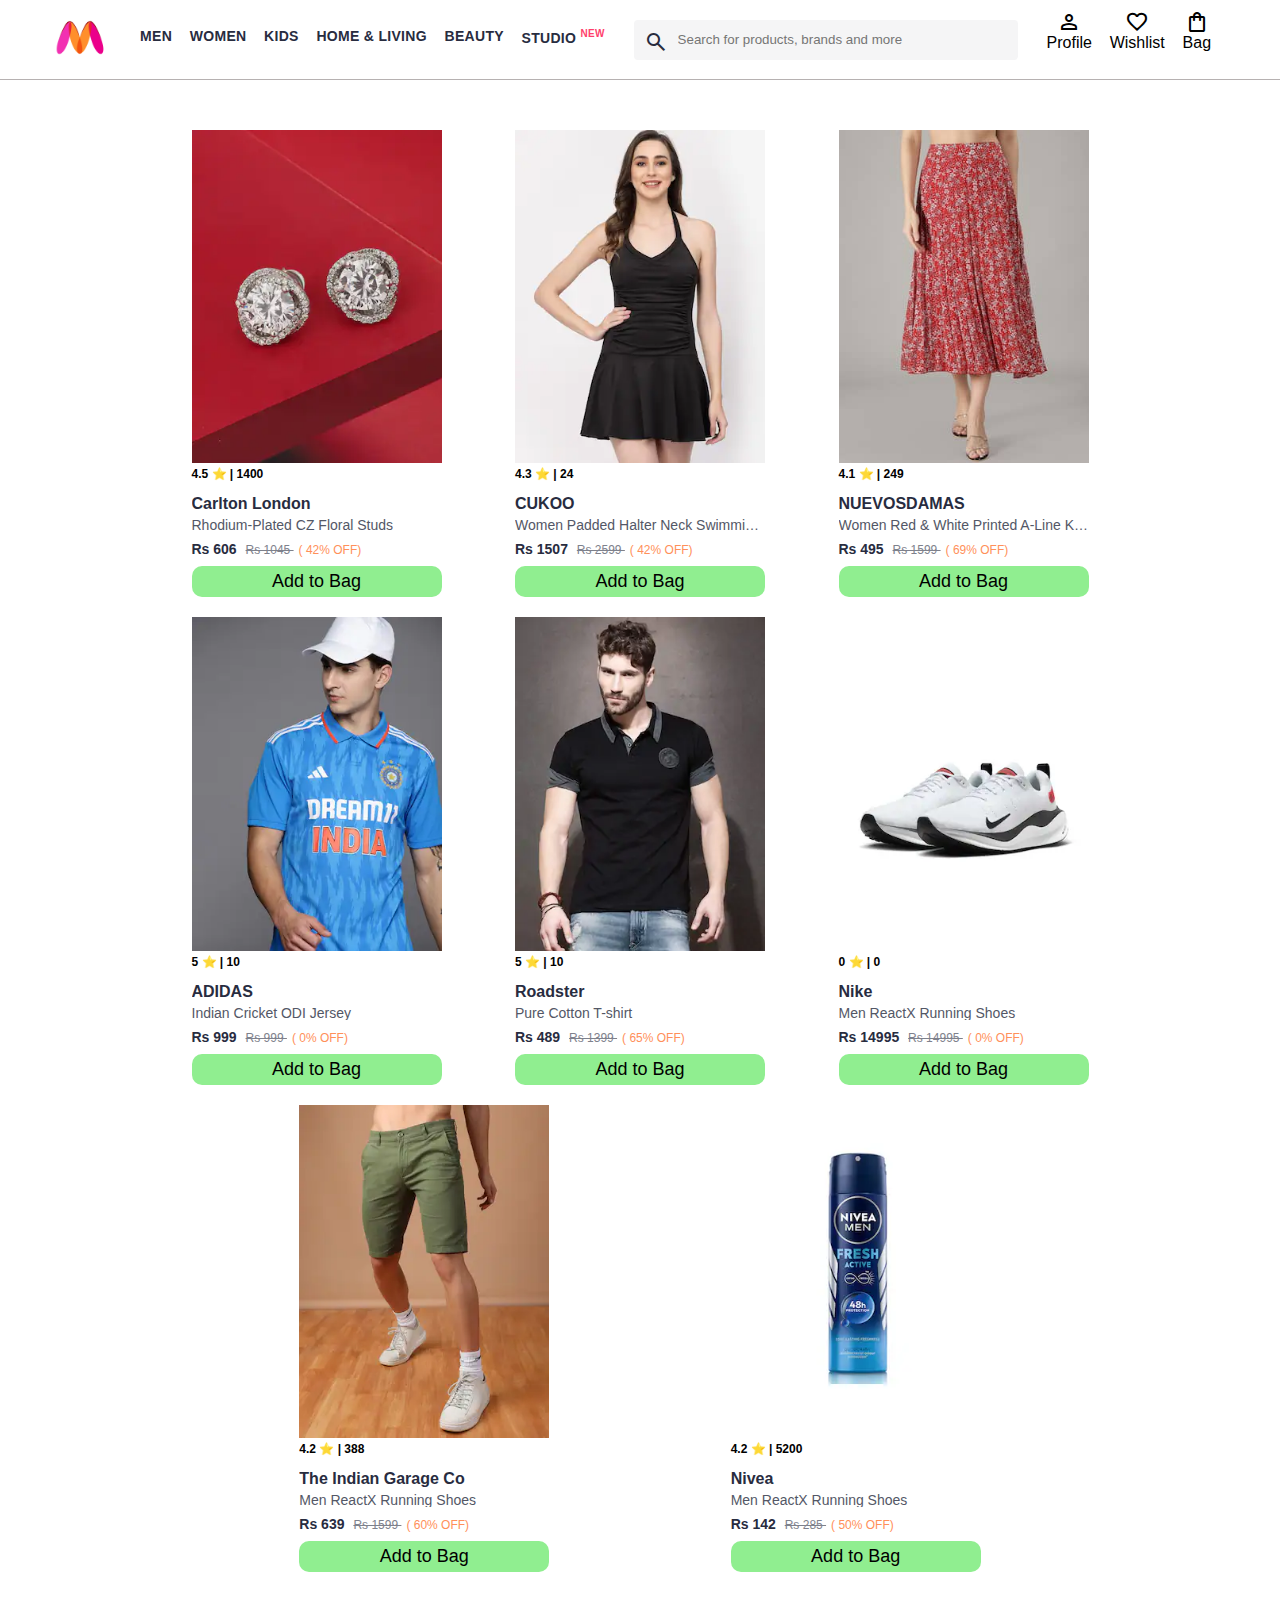
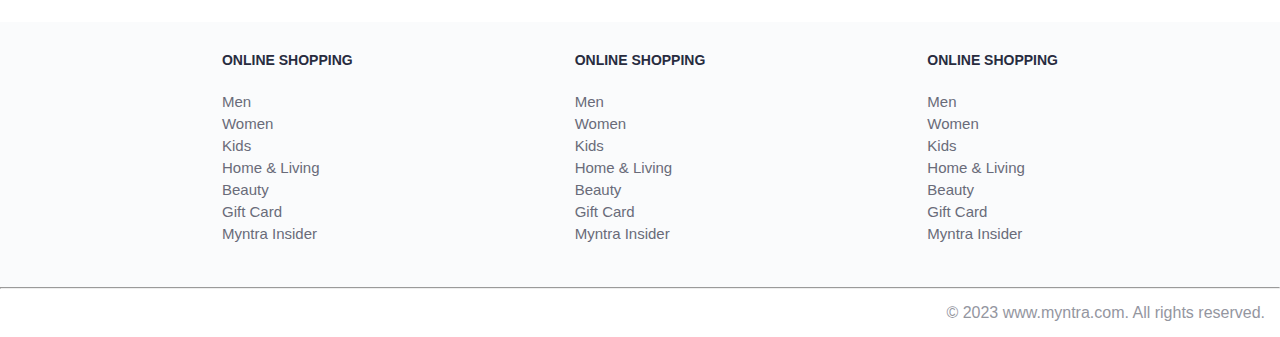
<file: index.html>
<!DOCTYPE html>
<html lang="en">
<head>
    <title>Myntra Functional Clone</title>
    <link rel="stylesheet" href="css/index.css">
    <link rel="stylesheet" href="https://fonts.googleapis.com/css2?family=Material+Symbols+Outlined:opsz,wght,FILL,GRAD@20..48,100..700,0..1,-50..200" />
</head>
<body>
    <header>
        <div class="logo_container">
            <a href="#"><img class="myntra_home" src="images/myntra_logo.webp" alt="Myntra Home"></a>
        </div>
        <nav class="nav_bar">
            <a href="#">Men</a>
            <a href="#">Women</a>
            <a href="#">Kids</a>
            <a href="#">Home & Living</a>
            <a href="#">Beauty</a>
            <a href="#">Studio <sup>New</sup></a>
        </nav>
        <div class="search_bar">
            <span class="material-symbols-outlined search_icon">search</span>
            <input class="search_input" placeholder="Search for products, brands and more">
        </div>
        <div class="action_bar">
            <div class="action_container">
                <span class="material-symbols-outlined action_icon">person</span>
                <span class="action_name">Profile</span>
            </div>

            <div class="action_container">
                <span class="material-symbols-outlined action_icon">favorite</span>
                <span class="action_name">Wishlist</span>
            </div>

            <a class="action_container" href="pages/bag.html">
                <span class="material-symbols-outlined action_icon">shopping_bag</span>
                <span class="action_name">Bag</span>
                <span class="bag-item-count">0</span>
            </a>
        </div>
    </header>
    <main>
        <div class="items-container">
            
        </div>
    </main>
    <footer>
        <div class="footer_container">
            <div class="footer_column">
                <h3>ONLINE SHOPPING</h3>

                <a href="#">Men</a>
                <a href="#">Women</a>
                <a href="#">Kids</a>
                <a href="#">Home & Living</a>
                <a href="#">Beauty</a>
                <a href="#">Gift Card</a>
                <a href="#">Myntra Insider</a>
            </div>

            <div class="footer_column">
                <h3>ONLINE SHOPPING</h3>

                <a href="#">Men</a>
                <a href="#">Women</a>
                <a href="#">Kids</a>
                <a href="#">Home & Living</a>
                <a href="#">Beauty</a>
                <a href="#">Gift Card</a>
                <a href="#">Myntra Insider</a>
            </div>

            <div class="footer_column">
                <h3>ONLINE SHOPPING</h3>

                <a href="#">Men</a>
                <a href="#">Women</a>
                <a href="#">Kids</a>
                <a href="#">Home & Living</a>
                <a href="#">Beauty</a>
                <a href="#">Gift Card</a>
                <a href="#">Myntra Insider</a>
            </div>
        </div>
        <hr>

        <div class="copyright">
            © 2023 www.myntra.com. All rights reserved.
        </div>
    </footer>

    <script src="scripts/items.js"></script>
    <script src="scripts/index.js"></script>
</body>
</html>
</file>
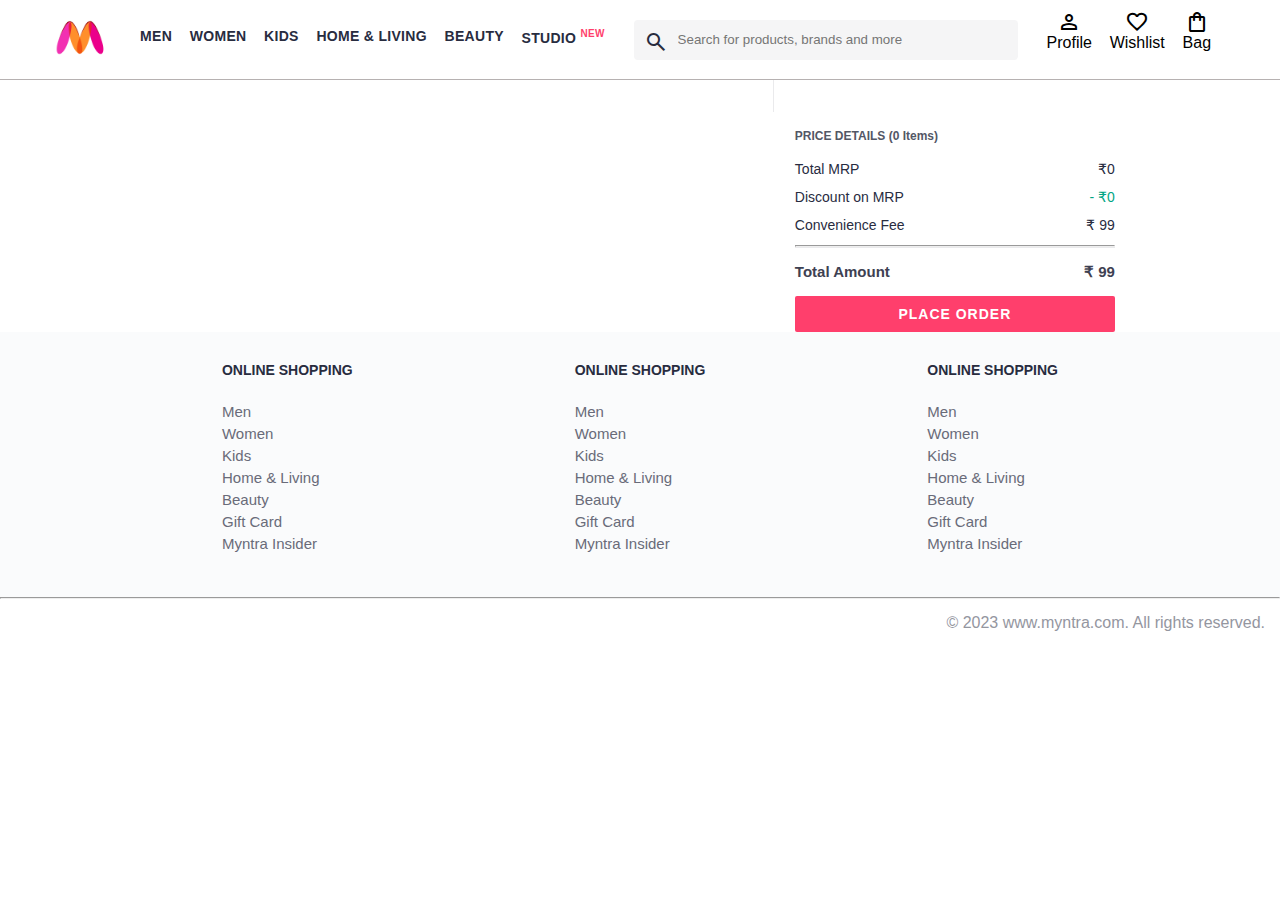
<file: pages/bag.html>
<!DOCTYPE html>
<html lang="en">
<head>
    <title>Myntra Clone</title>
    <link rel="stylesheet" href="../css/index.css">
    <link rel="stylesheet" href="../css/bag.css">
    <link rel="stylesheet" href="https://fonts.googleapis.com/css2?family=Material+Symbols+Outlined:opsz,wght,FILL,GRAD@20..48,100..700,0..1,-50..200" />
</head>
<body>
    <header>
        <div class="logo_container">
            <a href="#"><img class="myntra_home" src="../images/myntra_logo.webp" alt="Myntra Home"></a>
        </div>
        <nav class="nav_bar">
            <a href="#">Men</a>
            <a href="#">Women</a>
            <a href="#">Kids</a>
            <a href="#">Home & Living</a>
            <a href="#">Beauty</a>
            <a href="#">Studio <sup>New</sup></a>
        </nav>
        <div class="search_bar">
            <span class="material-symbols-outlined search_icon">search</span>
            <input class="search_input" placeholder="Search for products, brands and more">
        </div>
        <div class="action_bar">
            <div class="action_container">
                <span class="material-symbols-outlined action_icon">person</span>
                <span class="action_name">Profile</span>
            </div>

            <div class="action_container">
                <span class="material-symbols-outlined action_icon">favorite</span>
                <span class="action_name">Wishlist</span>
            </div>

            <div class="action_container">
                <span class="material-symbols-outlined action_icon">shopping_bag</span>
                <span class="action_name">Bag</span>
                <span class="bag-item-count">0</span>
            </div>
        </div>
    </header>
    <main>
      <div class="bag-page">
        <div class="bag-items-container">
        </div>
        <div class="bag-summary">
          
        </div>

      </div>
    </main>
    <footer>
        <div class="footer_container">
            <div class="footer_column">
                <h3>ONLINE SHOPPING</h3>

                <a href="#">Men</a>
                <a href="#">Women</a>
                <a href="#">Kids</a>
                <a href="#">Home & Living</a>
                <a href="#">Beauty</a>
                <a href="#">Gift Card</a>
                <a href="#">Myntra Insider</a>
            </div>

            <div class="footer_column">
                <h3>ONLINE SHOPPING</h3>

                <a href="#">Men</a>
                <a href="#">Women</a>
                <a href="#">Kids</a>
                <a href="#">Home & Living</a>
                <a href="#">Beauty</a>
                <a href="#">Gift Card</a>
                <a href="#">Myntra Insider</a>
            </div>

            <div class="footer_column">
                <h3>ONLINE SHOPPING</h3>

                <a href="#">Men</a>
                <a href="#">Women</a>
                <a href="#">Kids</a>
                <a href="#">Home & Living</a>
                <a href="#">Beauty</a>
                <a href="#">Gift Card</a>
                <a href="#">Myntra Insider</a>
            </div>
        </div>
        <hr>

        <div class="copyright">
            © 2023 www.myntra.com. All rights reserved.
        </div>
    </footer>
    <script src="../scripts/items.js"></script>
    <script src="../scripts/index.js"></script>
    <script src="../scripts/bag.js"></script>
</body>
</html>
</file>
<file: css/index.css>
* {
    margin: 0;
    padding: 0;
    font-family: Assistant,-apple-system,BlinkMacSystemFont,Segoe UI,Roboto,Helvetica,Arial,sans-serif;
    box-sizing: border-box;
}
header {
    display: flex;
    background-color: #ffffff;
    height: 80px;
    justify-content: space-between;
    align-items: center;
    border-bottom: 1px solid #b6b1b1;
}
.myntra_home {
    height: 45px;
}
.logo_container {
    margin-left: 4%;
}
.action_bar {
    margin-right: 4%;
}
.nav_bar {
    display: flex;
    min-width: 500px;
    justify-content: space-evenly;
}
.nav_bar a {
    font-size: 14px;
    letter-spacing: .3px;
    color: #282c3f;
    font-weight: 700;
    text-transform: uppercase;
    text-decoration: none;
    padding: 28px 0;
    border-bottom: 5px solid #ffffff;
}
.nav_bar a:hover {
    border-bottom: 4px solid #f54e77;
}

.nav_bar a sup {
    color: #ff3f6c;
    font-size: 10px;
}

.search_bar {
    height: 40px;
    min-width: 200px;
    width: 30%;
    display: flex;
    align-items: center;
}
.search_icon {
    box-sizing: content-box;
    height: 20px;
    padding: 10px;

    background-color: #f5f5f6;
    color: #282c3f;
    font-weight: 300;
    border-radius: 4px 0 0 4px;
}
.search_input {
    color: #696e79;
    background-color: #f5f5f6;
    flex-grow: 1;
    height: 40px;
    border: 0;
    border-radius: 0 4px 4px 0;
}

.action_bar {
    display: flex;
    min-width: 200px;
    justify-content: space-evenly;
}

.action_container {
    display: flex;
    flex-direction: column;
    align-items: center;
}

/* Main section */
.banner_container {
    margin: 40px 0;
}
.banner_image {
    width: 100%;
}

.category_heading {
    text-transform: uppercase;
    color: #3e4152;
    letter-spacing: .15em;
    font-size: 1.8em;
    margin: 50px 0 10px 30px;
    max-height: 5em;
    font-weight: 700;
}

 .items-container  {
    width: 80%;
    margin: 50px 10%;
    display: flex;
    flex-wrap: wrap;
    justify-content: space-evenly;
}

.sale_item {
    width: 250px;
}

.footer_container {
    padding: 30px 0px 40px 0px;
    background: #FAFBFC;
    display: flex;
    justify-content: space-evenly;
}

.footer_column {
    display: flex;
    flex-direction: column;
}

.footer_column h3 {
    color: #282c3f;
    font-size: 14px;
    margin-bottom: 25px;
}

.footer_column a {
    color: #696b79;
    font-size: 15px;
    text-decoration: none;
    padding-bottom: 5px;
}

.copyright {
    color: #94969f;
    text-align: end;
    padding: 15px;
}


.items-container{
   width: 80%;
   /* margin-left: 10% ;
   margin-top: 40px; */
   margin: 40px 10%;

}


.item-container{
 width: 250px;
 margin: 10px;
}

.item-image{
 width: 100%;
}

.rating{
 font-size: 12px;
 font-weight: 700;
}

.company-name{
    margin-top: 15px;
  font-size: 16px;
  font-weight: 700;
  line-height: 1;
  color: #282c3f;
  margin-bottom: 6px;
  overflow: hidden;
  text-orientation: ellipse;
  white-space: nowrap;
}

.item-name{
    color: #535766;
    font-size: 14px;
    line-height: 1; 
    margin-bottom: 0;
    margin-top: 0;
    overflow: hidden;
    text-overflow: ellipsis;
    white-space: nowrap;
    font-weight: 400;
    display: block;

}

.price{
   font-size: 14px;
   line-height: 15px;
   color:#282c3f;
   white-space: nowrap;
   margin-top:10px ;
}

.current-price{
  font-size: 14px;
  font-weight: 700;
  color: #282c3f;
}

.original-price{
 text-decoration: line-through;
 color: #7e818c;
 font-weight: 400;
 margin-left: 5px;
 font-size: 12px;
}

.discount{
  color: #ff905a ;
  font-weight: 400;
  font-size: 12px;
  margin-left: 5px;
}


.button-add-bag{
  background-color: lightgreen;
  width: 100%;
  margin-top: 8px;
  font-size: 18px;
  border: none;
  padding:5px 15px  ;
  border-radius:10px ;
  cursor: pointer;
}


.bag-item-count{
    background-color: #f16565;
    white-space: nowrap;
    text-align: center;
    line-height: 18px;
    padding: 0 6px;
    height: 18px;
    position: relative;
    border-radius: 50%;
    font-size: 12px;
    color: #fff;
    left: 13px;
    top: -44px;
    font-weight: 700;
    cursor: pointer;
}

.action_container{
    text-decoration: none;
}
a.action_container:link{
    color: black;
}
</file>
<file: css/bag.css>
.bag-items-container {
  display: inline-block;
  width: 64%;
  padding-right: 20px;
  border-right: 1px solid #eaeaec;
  padding-top: 32px;
  color: #282c3f;
  font-size: 13px;
  line-height: 1.42857143;
}

.bag-page {
  width: 75%;
  margin-left: 12.5%;
}

.bag-summary {
  vertical-align: top;
  display: inline-block;
  width: 35%;
  padding: 24px 0 0 16px;
  color: #282c3f;
  font-size: 13px;
  line-height: 1.42857143;
}

.bag-details-container {
  margin-bottom: 16px;
}

.price-header {
  font-size: 12px;
  font-weight: 700;
  margin: 24px 0 16px;
  color: #535766;
}

.price-item {
  margin-bottom: 12px;
  line-height: 16px;
  font-size: 14px;
  color: #282c3f;
}

.price-item-value {
  float: right;
}

.priceDetail-base-discount {
  color: #03a685;
}

.price-footer {
  font-weight: 700;
  font-size: 15px;
  padding-top: 16px;
  border-top: 1px solid #eaeaec;
  color: #3e4152;
  line-height: 16px;
}

.btn-place-order {
  width: 100%;
  letter-spacing: 1px;
  font-size: 14px;
  font-weight: 600;
  border-radius: 2px;
  border-width: 0px;
  padding: 10px 16px;
  background-color: rgb(255, 63, 108);
  color: rgb(255, 255, 255);
  cursor: pointer;
}

.bag-item-container {
  margin-bottom: 8px;
  background: #fff;
  font-size: 14px;
  border: 1px solid #eaeaec;
  border-radius: 4px;
  position: relative;
  padding: 12px 12px 0;
}

.item-left-part {
  position: absolute;
  background: rgb(255, 242, 223);
  height: 148px;
  width: 111px;
}

.item-right-part {
  padding-left: 12px;
  position: relative;
  min-height: 148px;
  margin-left: 111px;
  margin-bottom: 12px;
}

.bag-item-img {
  width: 100%;
}

.return-period {
  display: inline-flex;
  font-size: 14px;
  padding-top: 8px;
}

.return-period-days {
  font-weight: 700;
  margin-right: 4px;
}

.delivery-details {
  margin-top: 5px;
  color: #282c3f;
  font-size: 12px;
  letter-spacing: -.1px;
  margin-bottom: 8px;
  line-height: 15px;
}

.delivery-details-days {
  color: #03a685;
}

.remove-from-cart {
  position: absolute;
  font-size: 25px;
  top: 10px;
  right: 18px;
  width: 14px;
  height: 14px;
  cursor: pointer;
}
</file>
